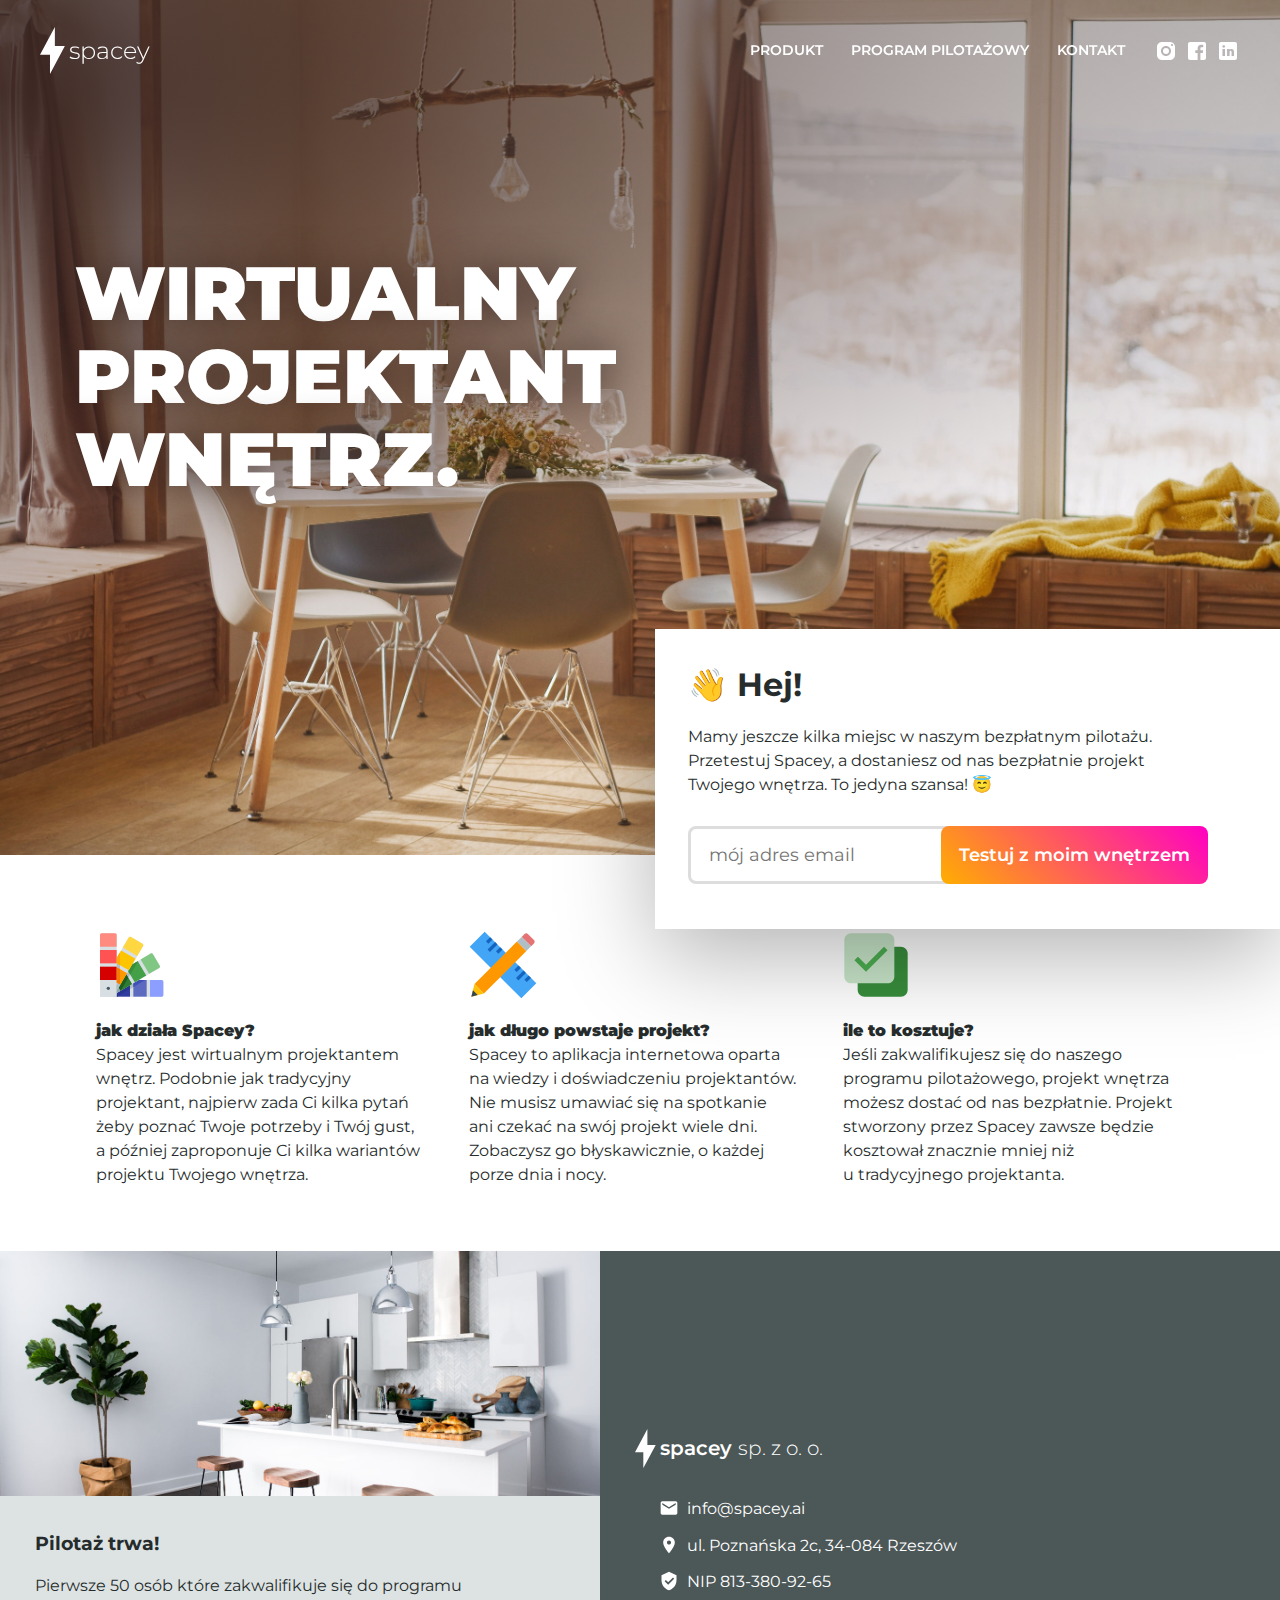
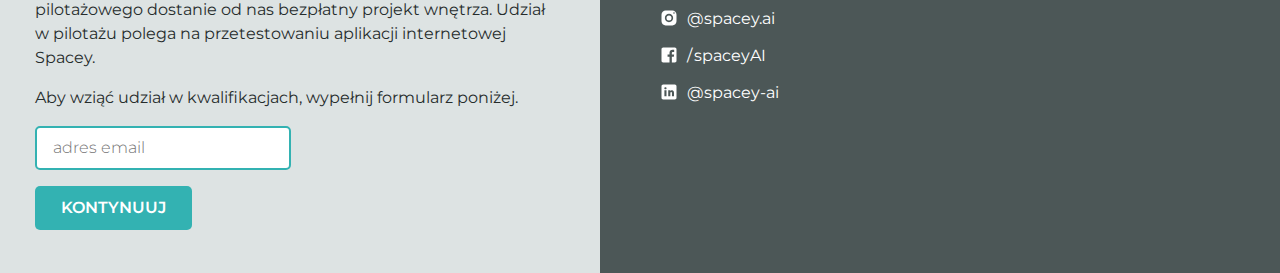
<file: index.html>
<!doctype html>
<html lang="en" dir="ltr">

<head>
    <title>Spacey. Wirtualny projektant wnętrz</title>
    <link href="https://fonts.googleapis.com/css?family=Montserrat:300,900,600" rel="stylesheet">
    <!-- Global site tag (gtag.js) - Google Analytics -->
    <script>
        window.dataLayer = window.dataLayer || [];
        function gtag() { dataLayer.push(arguments); }

        (function() {
            // Add ?dnt to the search string to opt out of GA
            const doNotTrackUrl = /[?&]dnt($|=|&)/.test(window.location.search);
            if (doNotTrackUrl) {
                document.cookie = 'doNotTrack=true; max-age=' + 60*60*24*365*10;
                return;
            }
            const doNotTrackCookie = /(^|;)\s*doNotTrack=/.test(document.cookie)
            if (doNotTrackCookie) {
                return;
            }

            // Don’t track on local
            const isLocalHost =
                /^(?:localhost|(?:\d+\.){3}\d+)(?:\:\d+)?$/
                .test(window.location.host);
            // if (isLocalHost) return;

            const analyticsId = 'UA-132681474-2';
            const analyticsScript = Object.assign(
                document.createElement('script'),
                {
                    src: 'https://www.googletagmanager.com/gtag/js?id=' + analyticsId,
                    async: true,
                }
            );
            document.head.appendChild(analyticsScript);
            gtag('js', new Date());
            gtag('config', analyticsId, {anonymize_ip: true});
        })();
    </script>
    <meta charset="utf-8">
    <meta property="og:title" content="Spacey. Wirtualny projektant wnętrz">
    <meta property="og:description" content="Podobnie jak tradycyjny projektant, Spacey najpierw zada Ci kilka pytań żeby poznać Twoje potrzeby i Twój gust, a później zaproponuje Ci kilka wariantów projektu Twojego wnętrza. Spacey to aplikacja internetowa oparta na wiedzy i doświadczeniu projektantów. Nie musisz umawiać się na spotkanie ani czekać na swój projekt wiele dni. Zobaczysz go błyskawicznie, o każdej porze dnia i nocy. Jeśli zakwalifikujesz się do naszego programu pilotażowego, projekt wnętrza możesz dostać od nas bezpłatnie. Projekt stworzony przez Spacey zawsze będzie kosztował znacznie mniej niż u tradycyjnego projektanta.">
    <meta property="og:image" content="https://spacey.ai/hero.jpg">
    <meta name="twitter:card" content="summary_large_image">
    <meta name="twitter:site" content="@spaceyAI">
    <meta name="twitter:creator" content="@architectcodes">
    <meta name="description" content="Podobnie jak tradycyjny projektant, Spacey najpierw zada Ci kilka pytań żeby poznać Twoje potrzeby i Twój gust, a później zaproponuje Ci kilka wariantów projektu Twojego wnętrza. Spacey to aplikacja internetowa oparta na wiedzy i doświadczeniu projektantów. Nie musisz umawiać się na spotkanie ani czekać na swój projekt wiele dni. Zobaczysz go błyskawicznie, o każdej porze dnia i nocy. Jeśli zakwalifikujesz się do naszego programu pilotażowego, projekt wnętrza możesz dostać od nas bezpłatnie. Projekt stworzony przez Spacey zawsze będzie kosztował znacznie mniej niż u tradycyjnego projektanta.">
    <meta name="viewport" content="width=device-width, initial-scale=1">
    <link rel="stylesheet" href="/style.css">
    <script src="https://polyfill.io/v3/polyfill.min.js?features=Promise"></script>
</head>
<body>
    <header class="header topMenu__spacer">
        <div class="header__backgroundPreview"></div>
        <div class="header__background"></div>

        <h1 class="header__tagline content">Wirtualny<br />projektant<br />wnętrz.</h1>

        <div class="header__callout callout parallax">
            <h1>👋 Hej!</h1>
            <p>Mamy jeszcze kilka miejsc w&nbsp;naszym bezpłatnym pilotażu. Przetestuj Spacey, a&nbsp;dostaniesz od&nbsp;nas bezpłatnie projekt Twojego wnętrza. To jedyna szansa! 😇</p>
            <form action="https://docs.google.com/forms/d/e/1FAIpQLSdycgx0QwDq-HJFxlUzK7ojCS6kKdoX-I9t9FWDu-A48WLaIg/viewform?usp=pp_url" target="_blank" class="cta__form" data-analytics-label="Header form">
                <input class="cta__emailInput" name="entry.1467209122" placeholder="mój adres email">
                <input type="submit" class="cta" value="Testuj z moim wnętrzem">
            </form>
        </div>


        <script>
            (function() {
                const background = document.querySelector('.header__background');
                const finish = function() {
                    background.classList.remove('header__background--hidden');
                };
                const loader = new Image();
                Promise.all([
                    new Promise(function(resolve) {
                        loader.addEventListener('load', resolve)
                    }),
                    new Promise(function(resolve) {
                        setTimeout(resolve, 500)
                    }),
                ]).then(finish);
                loader.src = '/images/header-background.jpg';
                if (!loader.complete) {
                    background.classList.add('header__background--hidden');
                }
            })();
        </script>
    </header>

    <div class="topMenu content__paddingMirror" id="topMenu">
        <div class="content topMenu__content">
            <a class="logo topMenu__logo" href="https://spacey.ai" title="Spacey. Wirtualny projektant wnętrz">
                <svg width="30" height="55" viewBox="0 0 30 55"><path d="M17.347 22.2712H29.0059L11.6588 54.764V32.4924H0L17.347 0V22.2712Z" fill="currentColor"/></svg>
                <span class="logo__wordmark">Spacey</span>
            </a>

            <input type="checkbox" class="topMenu__toggleCheckbox" id="topMenuToggle">
            <label for="topMenuToggle" class="topMenu__openMenu">
                menu
                <svg width="24" height="24" viewBox="0 0 24 24"><path d="M 2 5 L 2 7 L 22 7 L 22 5 L 2 5 z M 2 11 L 2 13 L 22 13 L 22 11 L 2 11 z M 2 17 L 2 19 L 22 19 L 22 17 L 2 17 z" fill="currentColor"/></svg>
            </label>
            <label for="topMenuToggle" class="topMenu__closeMenu">
                <svg width="24" height="24" viewBox="0 0 24 24"><path d="M 4.7070312 3.2929688 L 3.2929688 4.7070312 L 10.585938 12 L 3.2929688 19.292969 L 4.7070312 20.707031 L 12 13.414062 L 19.292969 20.707031 L 20.707031 19.292969 L 13.414062 12 L 20.707031 4.7070312 L 19.292969 3.2929688 L 12 10.585938 L 4.7070312 3.2929688 z" fill="currentColor"/></svg>
            </label>

            <div class="topMenu__spacer"></div>

            <ul class="topMenu__textOptions">
                <li>
                    <a href="#product">Produkt</a>
                </li>
                <li>
                    <a href="#pilot-program">Program pilotażowy</a>
                </li>
                <li>
                    <a href="#contact">Kontakt</a>
                </li>
            </ul>

            <ul class="topMenu__iconOptions">
                <li>
                    <a href="https://www.instagram.com/spacey.ai/" title="Obserwuj nas na Instagramie" target="_blank">
                        <svg width="24" height-"24" viewBox="0 0 24 24"><path d="M 8 3 C 5.239 3 3 5.239 3 8 L 3 16 C 3 18.761 5.239 21 8 21 L 16 21 C 18.761 21 21 18.761 21 16 L 21 8 C 21 5.239 18.761 3 16 3 L 8 3 z M 18 5 C 18.552 5 19 5.448 19 6 C 19 6.552 18.552 7 18 7 C 17.448 7 17 6.552 17 6 C 17 5.448 17.448 5 18 5 z M 12 7 C 14.761 7 17 9.239 17 12 C 17 14.761 14.761 17 12 17 C 9.239 17 7 14.761 7 12 C 7 9.239 9.239 7 12 7 z M 12 9 A 3 3 0 0 0 9 12 A 3 3 0 0 0 12 15 A 3 3 0 0 0 15 12 A 3 3 0 0 0 12 9 z" fill="currentColor"/></svg>
                    </a>
                </li>
                <li>
                    <a href="https://www.facebook.com/spaceyAI/" title="Polub nas na Facebooku" target="_blank">
                        <svg width="24" height="24" viewBox="0 0 24 24"><path d="M19,3H5C3.895,3,3,3.895,3,5v14c0,1.105,0.895,2,2,2h7.621v-6.961h-2.343v-2.725h2.343V9.309 c0-2.324,1.421-3.591,3.495-3.591c0.699-0.002,1.397,0.034,2.092,0.105v2.43h-1.428c-1.13,0-1.35,0.534-1.35,1.322v1.735h2.7 l-0.351,2.725h-2.365V21H19c1.105,0,2-0.895,2-2V5C21,3.895,20.105,3,19,3z" fill="currentColor"/></svg>
                    </a>
                </li>
                <li>
                    <a href="https://www.linkedin.com/company/spacey-ai/" title="Obserwuj nas na LinkedIn" target="_blank">
                        <svg width="24" height="24" viewBox="0 0 24 24"><path d="M19,3H5C3.895,3,3,3.895,3,5v14c0,1.105,0.895,2,2,2h14c1.105,0,2-0.895,2-2V5C21,3.895,20.105,3,19,3z M9,17H6.477v-7H9 V17z M7.694,8.717c-0.771,0-1.286-0.514-1.286-1.2s0.514-1.2,1.371-1.2c0.771,0,1.286,0.514,1.286,1.2S8.551,8.717,7.694,8.717z M18,17h-2.442v-3.826c0-1.058-0.651-1.302-0.895-1.302s-1.058,0.163-1.058,1.302c0,0.163,0,3.826,0,3.826h-2.523v-7h2.523v0.977 C13.93,10.407,14.581,10,15.802,10C17.023,10,18,10.977,18,13.174V17z" fill="currentColor"/></svg>
                    </a>
                </li>
            </ul>
        </div>

        <script>
            (function() {
                const topMenu = document.querySelector('#topMenu');
                const topMenuToggle = document.querySelector('#topMenuToggle');

                // Fade on scroll
                let scrolledDown = false;
                function checkScroll() {
                    topMenu.classList.add('topMenu--scrolledRecently');
                    if (window.scrollY > 0 && !scrolledDown) {
                        topMenu.classList.add('topMenu--scrolledDown');
                        scrolledDown = true;
                    } else if (window.scrollY <= 0 && scrolledDown) {
                        topMenu.classList.remove('topMenu--scrolledDown');
                        scrolledDown = false;
                    }
                }
                checkScroll();
                document.addEventListener('scroll', checkScroll);

                // No animation on mobile menu toggle
                function checkUnfolded() {
                    topMenu.classList.remove('topMenu--scrolledRecently');
                    if (topMenuToggle.checked) {
                        topMenu.classList.add('topMenu--unfolded');
                    } else {
                        topMenu.classList.remove('topMenu--unfolded');
                    }
                }
                checkUnfolded();
                topMenuToggle.addEventListener('change', checkUnfolded);

                // Hide menu after picking an option
                topMenu.addEventListener('click', function(event) {
                    if (event.target.tagName !== 'A') return;
                    topMenuToggle.checked = false;
                    checkUnfolded();
                });

                // Apply JS-dependent styles
                topMenu.classList.add('topMenu--withJs');
            })()
        </script>
    </div>

    <div class="features content topMenu__anchorParent">
        <a id="product" class="topMenu__anchor"></a>
        <div class="features__feature">
            <img src="/images/icons8-paint_palette.svg" alt="">
            <h3>jak działa Spacey?</h3>
            <p>Spacey jest wirtualnym projektantem wnętrz. Podobnie jak tradycyjny projektant, najpierw zada Ci kilka pytań żeby poznać Twoje potrzeby i&nbsp;Twój gust, a&nbsp;później zaproponuje Ci kilka wariantów projektu Twojego wnętrza.</p>
        </div>

        <div class="features__feature">
            <img src="/images/icons8-design.svg" alt="">
            <h3>jak długo powstaje projekt?</h3>
            <p>Spacey to&nbsp;aplikacja internetowa oparta na&nbsp;wiedzy i&nbsp;doświadczeniu projektantów. Nie&nbsp;musisz umawiać się na&nbsp;spotkanie ani&nbsp;czekać na&nbsp;swój projekt wiele dni. Zobaczysz go błyskawicznie, o&nbsp;każdej porze dnia i&nbsp;nocy.</p>
        </div>

        <div class="features__feature">
            <img src="/images/icons8-check_all.svg" alt="">
            <h3>ile to kosztuje?</h3>
            <p>Jeśli zakwalifikujesz się do&nbsp;naszego programu pilotażowego, projekt wnętrza możesz dostać od&nbsp;nas bezpłatnie. Projekt stworzony przez&nbsp;Spacey zawsze będzie kosztował znacznie mniej niż u&nbsp;tradycyjnego projektanta.</p>
        </div>
    </div>

    <footer class="footer">
        <div class="footer__filler footer__filler--image1"></div>
        <section class="footer__section footer__section--light footer__section--pilotProgram">
            <img src="/images/footer-filler-image-1.jpg" width="1300" height="531">
            <div class="footer__sectionContent content content--noMaxWidth topMenu__anchorParent">
                <a id="pilot-program" class="topMenu__anchor"></a>
                <h3>Pilotaż trwa!</h3>
                <p>Pierwsze 50&nbsp;osób które zakwalifikuje&nbsp;się do&nbsp;programu pilotażowego dostanie od&nbsp;nas bezpłatny projekt wnętrza. Udział w&nbsp;pilotażu polega na&nbsp;przetestowaniu aplikacji internetowej Spacey.</p>
                <p>Aby wziąć udział w&nbsp;kwalifikacjach, wypełnij formularz poniżej.</p>
                <form class="form" action="https://docs.google.com/forms/d/e/1FAIpQLSdycgx0QwDq-HJFxlUzK7ojCS6kKdoX-I9t9FWDu-A48WLaIg/viewform?usp=pp_url" target="_blank" data-analytics-label="Footer form">
                    <input type="email" name="entry.1467209122" placeholder="adres email">
                    <input type="submit" value="Kontynuuj">
                </form>
            </div>
        </section>
        <div class="footer__filler footer__filler--image2"></div>
        <section class="footer__section footer__section--dark">
            <div class="footer__sectionContent content content--noMaxWidth">
                <div class="contactDetails topMenu__anchorParent">
                    <a id="contact" class="topMenu__anchor"></a>
                    <div class="logo contactDetails__logo">
                        <svg width="30" height="55" viewBox="0 0 30 55">
                            <path d="M17.347 22.2712H29.0059L11.6588 54.764V32.4924H0L17.347 0V22.2712Z" fill="currentColor" /></svg>
                        <span class="logo__wordmark logo__wordmark--heavy">Spacey</span>
                        <span class="logo__suffix">sp. z o. o.</span>
                    </div>
                    <dl class="contactDetails__details">
                        <a href="mailto:info@spacey.ai">
                            <dt>
                                <svg width="24" height="24" viewBox="0 0 24 24"><title>Adres email</title><path d="M20,4H4C2.895,4,2,4.895,2,6v12c0,1.105,0.895,2,2,2h16c1.105,0,2-0.895,2-2V6C22,4.895,21.105,4,20,4z M20,8l-8,5L4,8V6 l8,5l8-5V8z" fill="currentColor" /></svg>
                            </dt>
                            <dl>info@spacey.ai</dl>
                        </a>
                        <div>
                            <dt>
                                <svg width="24" height="24" viewBox="0 0 24 24"><title>Siedziba</title><path d="M12,2C8.134,2,5,5.134,5,9c0,5,7,13,7,13s7-8,7-13C19,5.134,15.866,2,12,2z M12,11.5c-1.381,0-2.5-1.119-2.5-2.5 c0-1.381,1.119-2.5,2.5-2.5s2.5,1.119,2.5,2.5C14.5,10.381,13.381,11.5,12,11.5z" fill="currentColor" /></svg>
                            </dt>
                            <dl><span class="nowrap">ul. Poznańska 2c,</span> <span class="nowrap">34-084 Rzeszów</span></dl>
                        </div>
                        <div>
                            <dt>
                                <svg width="24" height="24" viewBox="0 0 24 24"><title>Dane KRS</title><path d="M12,1L3,5c0,0,0,4,0,6c0,7.83,6.439,11.486,9,12c2.561-0.514,9-4.17,9-12c0-2,0-6,0-6L12,1z M11,16.414l-4.185-4.185 l1.414-1.414L11,13.586l5.792-5.792l1.414,1.414L11,16.414z" fill="currentColor" /></svg>
                            </dt>
                            <dl class="nowrap">NIP 813-380-92-65</dl>
                        </div>
                        <a href="https://www.instagram.com/spacey.ai/" title="Obserwuj nas na Instagramie" target="_blank">
                            <dt>
                                <svg width="24" height-"24" viewBox="0 0 24 24"><title>Instagram</title><path d="M 8 3 C 5.239 3 3 5.239 3 8 L 3 16 C 3 18.761 5.239 21 8 21 L 16 21 C 18.761 21 21 18.761 21 16 L 21 8 C 21 5.239 18.761 3 16 3 L 8 3 z M 18 5 C 18.552 5 19 5.448 19 6 C 19 6.552 18.552 7 18 7 C 17.448 7 17 6.552 17 6 C 17 5.448 17.448 5 18 5 z M 12 7 C 14.761 7 17 9.239 17 12 C 17 14.761 14.761 17 12 17 C 9.239 17 7 14.761 7 12 C 7 9.239 9.239 7 12 7 z M 12 9 A 3 3 0 0 0 9 12 A 3 3 0 0 0 12 15 A 3 3 0 0 0 15 12 A 3 3 0 0 0 12 9 z" fill="currentColor" /></svg>
                            </dt>
                            <dl>@spacey.ai</dl>
                        </a>
                        <a href="https://www.facebook.com/spaceyAI/" title="Polub nas na Facebooku" target="_blank">
                            <dt>
                                <svg width="24" height="24" viewBox="0 0 24 24"><title>Facebook</title><path d="M19,3H5C3.895,3,3,3.895,3,5v14c0,1.105,0.895,2,2,2h7.621v-6.961h-2.343v-2.725h2.343V9.309 c0-2.324,1.421-3.591,3.495-3.591c0.699-0.002,1.397,0.034,2.092,0.105v2.43h-1.428c-1.13,0-1.35,0.534-1.35,1.322v1.735h2.7 l-0.351,2.725h-2.365V21H19c1.105,0,2-0.895,2-2V5C21,3.895,20.105,3,19,3z" fill="currentColor" /></svg>
                            </dt>
                            <dl>/&thinsp;spaceyAI</dl>
                        </a>
                        <a href="https://www.linkedin.com/company/spacey-ai/" title="Obserwuj nas na LinkedIn" target="_blank">
                            <dt>
                                <svg width="24" height="24" viewBox="0 0 24 24"><title>LinkedIn</title><path d="M19,3H5C3.895,3,3,3.895,3,5v14c0,1.105,0.895,2,2,2h14c1.105,0,2-0.895,2-2V5C21,3.895,20.105,3,19,3z M9,17H6.477v-7H9 V17z M7.694,8.717c-0.771,0-1.286-0.514-1.286-1.2s0.514-1.2,1.371-1.2c0.771,0,1.286,0.514,1.286,1.2S8.551,8.717,7.694,8.717z M18,17h-2.442v-3.826c0-1.058-0.651-1.302-0.895-1.302s-1.058,0.163-1.058,1.302c0,0.163,0,3.826,0,3.826h-2.523v-7h2.523v0.977 C13.93,10.407,14.581,10,15.802,10C17.023,10,18,10.977,18,13.174V17z" fill="currentColor" /></svg>
                            </dt>
                            <dl>@spacey-ai</dl>
                        </a>
                    </dl>
                </div>
            </div>
        </section>
    </footer>

    <script>
        (function () {
            // Form submit analytics
            document.querySelectorAll('form').forEach(function(form) {
                form.addEventListener('submit', function(event) {
                    gtag('event', 'Submit', {
                        event_category: 'Forms',
                        event_label: event.target.getAttribute('data-analytics-label'),
                    });
                });
            })

            // Parallax scrolling
           const parallax = document.querySelectorAll('.parallax');
           function updateScroll() {
               parallax.forEach(function(element) {
                   element.style.top = Math.min(-window.scrollY / 5) + 'px';
               });
           };
           updateScroll
           document.addEventListener('scroll', updateScroll);
        })()
    </script>
</body>
</html>
</file>
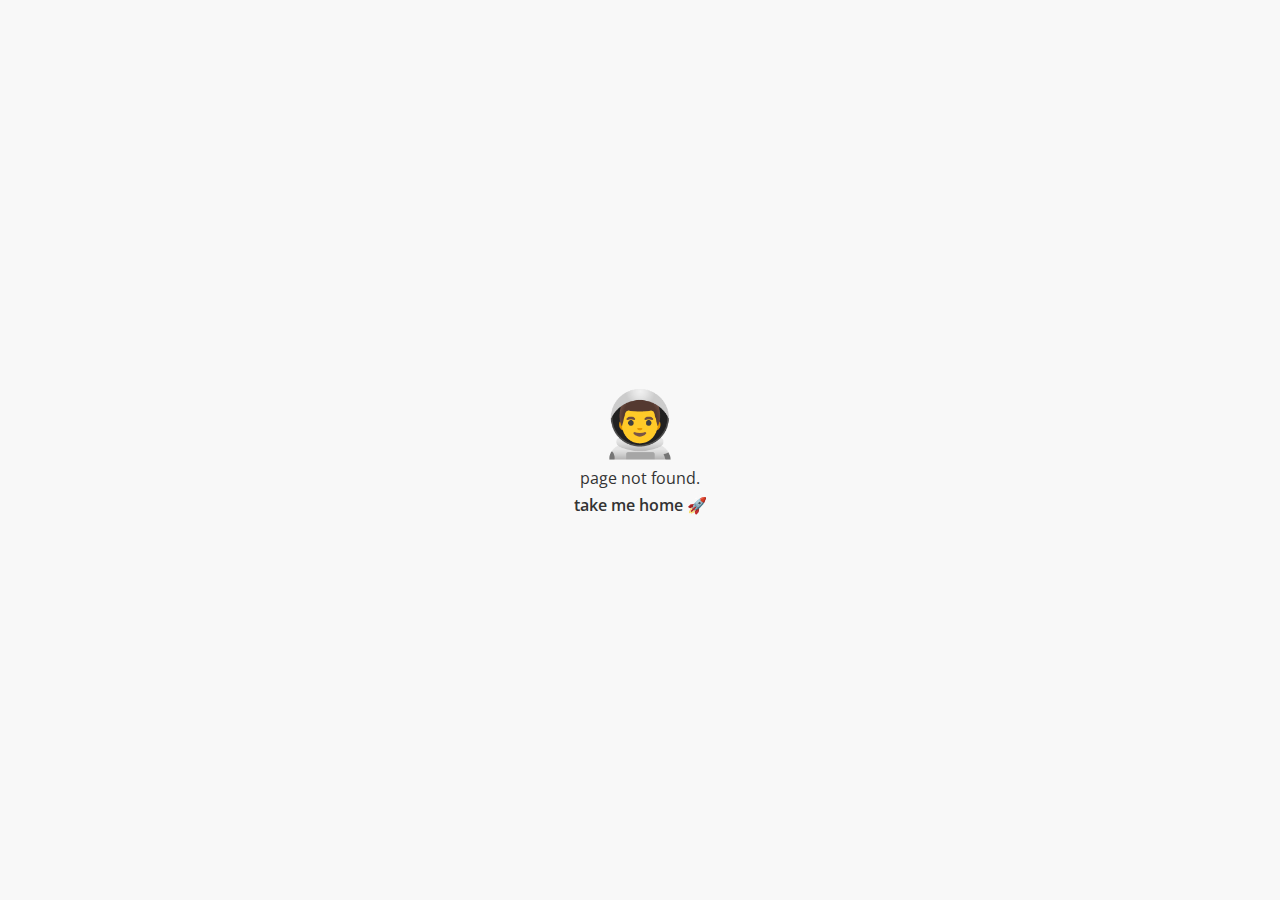
<file: customize/p4oWJcZX8o/index.html>
<!DOCTYPE html>

<head>
  <link href="https://fonts.googleapis.com/css?family=Open+Sans:300,600|Open+Sans+Condensed:700" rel="stylesheet">
  <script>
    if (/^localhost/.test(window.location.host)) {
      document.head.appendChild(
        Object.assign(document.createElement('script'), {
          src: '//localhost:35729/livereload.js?snipver=1',
          async: true,
          defer: true,
        }),
      );
    }
  </script>
</head>

<body>
  <script src="bundle.js"></script>
  <script>
    (() => {
      const app = Elm.Main.init({flags: {
        viewport: {
          width: document.documentElement.clientWidth,
          height: document.documentElement.clientHeight,
        },
        seed: crypto.getRandomValues(new Uint32Array(1))[0],
      }});

      const ifcContentReadyCallbacks = [];
      app.ports.ifcContentReady.subscribe(content => {
        let callback;
        while (callback = ifcContentReadyCallbacks.pop()) {
          callback(content);
        }
      });
      const saveIfc = () => new Promise(resolve => {
        ifcContentReadyCallbacks.push(ifcContent => {
          const anchor = document.createElement('a');
          anchor.download = "spacey.ifc";
          anchor.href = window.URL.createObjectURL(
            new Blob([ifcContent], {type: 'text/plain'})
          );
          anchor.dataset.downloadurl = ['text/plain', anchor.download, anchor.href].join(':');
          anchor.click();
          resolve();
        });
        app.ports.requestIfc.send(null);
      });

      window.saveIfc = saveIfc;
    })()
  </script>
</body>
</file>
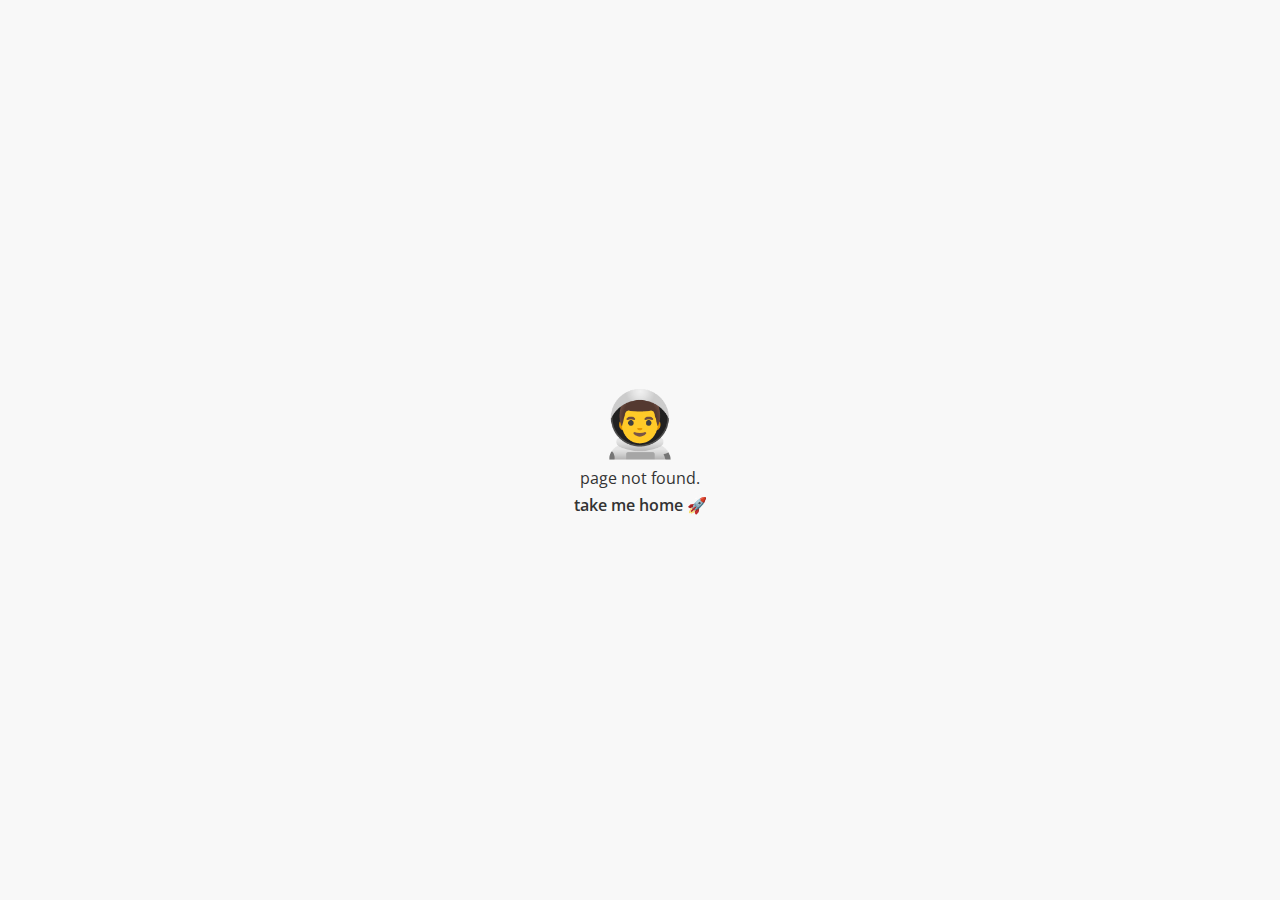
<file: customize/rtck-loft/index.html>
<!DOCTYPE html>

<head>
  <link href="https://fonts.googleapis.com/css?family=Open+Sans:300,600|Open+Sans+Condensed:700" rel="stylesheet">
</head>

<body>
  <script src="bundle.js"></script>
  <script>
    (() => {
      const app = Elm.Main.init({flags: {
        viewport: {
          width: document.documentElement.clientWidth,
          height: document.documentElement.clientHeight,
        },
        seed: crypto.getRandomValues(new Uint32Array(1))[0],
      }});

      const ifcContentReadyCallbacks = [];
      app.ports.ifcContentReady.subscribe(content => {
        let callback;
        while (callback = ifcContentReadyCallbacks.pop()) {
          callback(content);
        }
      });
      const saveIfc = () => new Promise(resolve => {
        ifcContentReadyCallbacks.push(ifcContent => {
          const anchor = document.createElement('a');
          anchor.download = "spacey.ifc";
          anchor.href = window.URL.createObjectURL(
            new Blob([ifcContent], {type: 'text/plain'})
          );
          anchor.dataset.downloadurl = ['text/plain', anchor.download, anchor.href].join(':');
          anchor.click();
          resolve();
        });
        app.ports.requestIfc.send(null);
      });

      window.saveIfc = saveIfc;
    })()
  </script>
</body>
</file>
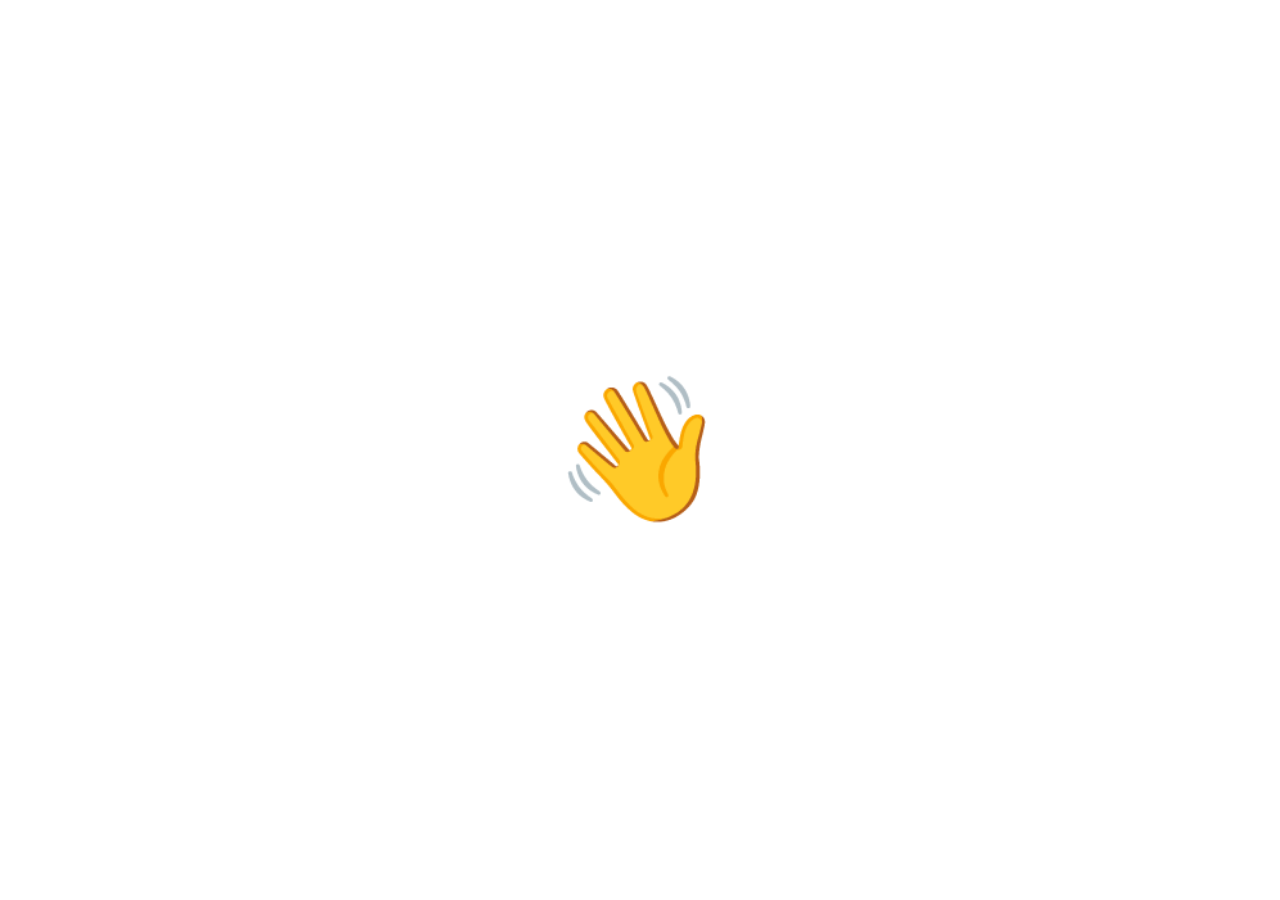
<file: team/tomek/index.html>
<!doctype html>
<meta name="viewport" content="width=device-width">
<style>
  html, body {
    height: 100%;
  }
  
  * {
    margin: 0;
  }
    
  body {
    display: flex;
    align-items: center;
    justify-content: center;
  }
  
  p {
    font-size: calc(12px + 10vw);
  }
</style>
<p>👋</p>
</file>
<file: style.css>
*, *::after, *::before {
    box-sizing: border-box;
    margin: 0;
    padding: 0;
}

:not(br) {
    line-height: 1.5;
}

a {
    text-decoration: none;
}

html, body {
    height: 100%;
}

html {
    font-family: Montserrat, sans-serif;
    color: #262C2C;
}

:focus {
    box-shadow: 0 0 0 4px rgba(74, 213, 213, 0.44);
    outline: none;
}


/* CONTENT */

.content {
    max-width: 1200px;
    width: 100%;
    margin: 0 auto;
}

.content,
.content__paddingMirror {
    padding-left: calc(2vw + 1vh);
    padding-right: calc(2vw + 1vh);
}

.content--noMaxWidth {
    max-width: none
}


/* HEADER */

.header {
    position: relative;
    min-height: 95%;
    background-image: radial-gradient(ellipse 120vw 70vh at 0 10vh,
        rgba(58, 37, 33, 0.9),
        rgba(58, 37, 33, 0));
    display: flex;
    flex-direction: column;
    justify-content: center;
    align-items: flex-start;
    padding-top: calc(2vw + 1vh);
    padding-bottom: calc(2vw + 1vh);
}

.header__backgroundPreview,
.header__background {
    position: absolute;
    top: 0;
    right: 0;
    bottom: 0;
    left: 0;
    z-index: -1;
}

.header__backgroundPreview,
.header__background {
    background-size: cover;
    background-position: center center;
    background-repeat: no-repeat;
}

.header__backgroundPreview {
    background-image: url([data-uri]);
}

.header__background {
    background-image: url(/images/header-background.jpg);
    transition: opacity ease-in-out 1s;
}

.header__background--hidden {
    opacity: 0;
}

.header__tagline {
    font-size: 1em;
    text-shadow: 0 0 0.5em rgba(58, 37, 33, 0.8);
    line-height: 1.1;
    font-weight: 900;
    text-transform: uppercase;
    color: white;
    font-size: calc(3vw + 3vh + 10px);
    margin-top: auto;
    margin-bottom: auto;
    padding-top: calc(55/28 * 24px + 2 * 3vh); /* top menu height */
    padding-bottom: calc(55/28 * 24px + 2 * 3vh); /* top menu height */
    flex: 0;
}

.header__callout {
    align-self: flex-end;
    width: 90vw;
    margin-bottom: calc(-5vh - 5vw);
    margin-top: -10vh;
    float: right;
    padding: 5vw;
    background: white;
    box-shadow: 0 3vh 10vh rgba(0, 0, 0, 0.3);
}

@media screen and (min-width: 650px) and (max-width: 1199px) {
    .header__callout {
        width: 585px;
        padding: 32.5px;
    }
}

@media screen and (min-width: 1200px) {
    .header__callout {
        width: calc(50vw - 15px);
        padding: 32.5px;
        padding-right: calc(50vw - 600px + 32.5px);
    }
}

.header__callout p {
    margin: 1em 0;
}


/* TOP MENU */

.topMenu {
    top: 0;
    left: 0;
    right: 0;
    font-size: 14px;
    text-transform: uppercase;
    font-weight: 600;
    display: flex;
}

.topMenu:not(.topMenu--withJs) {
    position: absolute;
}

.topMenu--withJs {
    position: fixed;
}

.topMenu--scrolledRecently {
    transition: none .2s ease-in-out;
    transition-property: color, background-color, box-shadow;
}

.topMenu:not(.topMenu--scrolledDown):not(.topMenu--unfolded) {
    color: white;
}

.topMenu--scrolledDown,
.topMenu--unfolded {
    background: white;
    box-shadow: 0 2px 3vh rgba(0, 0, 0, 0.2);
}

.topMenu__logo {
    font-size: 24px;
}

.topMenu__content,
.topMenu__closeMenu,
.topMenu__openMenu {
    padding: 3vh 0;
    box-sizing: content-box;
    min-height: 47px;
}

.topMenu__content {
    position: relative;
}

.topMenu__textOptions,
.topMenu__iconOptions {
    list-style: none;
}

.topMenu__toggleCheckbox {
    position: absolute;
    top: -999999px;
}

.topMenu__openMenu,
.topMenu__closeMenu {
    position: absolute;
    top: 0;
    right: 0;
    display: flex;
    align-items: center;
}

.topMenu__openMenu svg {
    margin-left: 0.8em;
    margin-bottom: 0.1em;
}

.topMenu label {
    cursor: pointer;
    user-select: none;
}

.topMenu a {
    color: inherit;
}

.topMenu a:hover,
.topMenu label:hover {
    opacity: 0.7;
}

.topMenu a:active,
.topMenu li:active {
    opacity: 0.4;
}

.topMenu__textOptions {
    margin: 1em 0;
}

.topMenu__textOptions li {
    margin-right: 1em;
}

.topMenu__textOptions a {
    display: block;
    padding: 0.5em;
}

.topMenu__textOptions li:last-child a {
    margin-right: -0.5em;
}

.topMenu__iconOptions {
    display: flex;
    align-items: center;
}

.topMenu__iconOptions li {
    margin-left: 0.1em;
}

.topMenu__iconOptions li {
    display: block;
}

.topMenu__iconOptions a {
    display: block;
    padding: 0.2em;
}

.topMenu__iconOptions li:last-child a {
    margin-right: -0.2em;
}

.topMenu svg {
    display: block;
}

@media screen and (max-width: 719px) {
    .topMenu__toggleCheckbox:checked~.topMenu__openMenu,
    .topMenu__toggleCheckbox:not(:checked)~.topMenu__closeMenu,
    .topMenu__toggleCheckbox:not(:checked)~.topMenu__textOptions,
    .topMenu__toggleCheckbox:not(:checked)~.topMenu__iconOptions {
        display: none;
    }
}

@media screen and (min-width: 720px) {
    .topMenu__content {
        display: flex;
        flex-direction: row;
        justify-content: space-between;
        align-items: center;
    }

    .topMenu__spacer {
        flex-grow: 1;
    }

    .topMenu__textOptions,
    .topMenu__iconOptions {
        display: flex;
        align-items: center;
    }

    .topMenu__textOptions {
        margin: 0 0.8em;
    }

    .topMenu__openMenu,
    .topMenu__closeMenu {
        display: none;
    }
}


/* LOGO */

.logo {
    display: flex;
    align-items: center;
    text-transform: lowercase;
    font-weight: 300;
    white-space: nowrap;
}

.logo__wordmark {
    padding-left: calc(4/28 * 1em);
}

.logo__wordmark--heavy {
    font-weight: 600;
    padding-left: calc(6/28 * 1em);
}

.logo__suffix {
    padding-left: 0.3em;
}

.logo svg {
    height: calc(55/28 * 1em);
    width: auto;
}


/* PARALLAX */

.parallax {
    position: relative;
}


/* CTA */

.cta {
    background: linear-gradient(45deg, #ffae00, #ff00c3);
    font-weight: 600;
    color: white;
    display: block;
    border: none;
    animation: cta__wiggle 5s infinite;
    cursor: pointer;
}

.cta,
.cta__emailInput {
    margin: 1vw auto 1vw;
    font-family: inherit;
    font-size: inherit;
    padding: 0.7em 1em;
    border-radius: 8px;
}

.cta:hover,
.cta:focus {
    animation: none;
    transform: scale(1.02);
}

.cta:hover {
    box-shadow: 0 0.5em 1em rgba(0, 0, 0, 0.2);
}

.cta:focus {
    box-shadow:
        0 0 0 100vw rgba(255, 255, 255, 0.15) inset,
        0 0.5em 1em rgba(0, 0, 0, 0.2);
    outline: none;
}

.cta:active {
    box-shadow:
        0 0 100vw rgba(0, 0, 0, 0.1) inset,
        0 0.5em 1em rgba(0, 0, 0, 0.2);
}

.cta__form {
    display: flex;
}

.cta__emailInput {
    display: none;
    flex-grow: 1;
    margin-right: -100px;
    border: 3px solid #ddd;
}

.cta__emailInput:focus {
    outline: none;
    border-color: #ffae00;
}

@media screen and (min-width: 350px) {
    .cta__form {
        font-size: calc(18/16 * 1rem);
    }
}

@media screen and (min-width: 660px) {
    .cta__emailInput {
        display: block;
    }
}

@keyframes cta__wiggle {
    0% {
        transform: none;
        box-shadow: 0 0 0 transparent;
    }

    78% {
        transform: none;
        box-shadow: 0 0 0 transparent;
    }

    80% {
        transform: translateX(3px) rotate(2deg) scale(1.020);
        box-shadow: 0 0.5em 1em rgba(0, 0, 0, 0.2);
    }

    82% {
        transform: translateX(-3px) rotate(-2deg) scale(1.018)
    }

    84% {
        transform: translateX(3px) rotate(2deg) scale(1.016)
    }

    86% {
        transform: translateX(-3px) rotate(-2deg) scale(1.014)
    }

    88% {
        transform: translateX(2px) rotate(1deg) scale(1.012)
    }

    90% {
        transform: translateX(-2px) rotate(-1deg) scale(1.010)
    }

    92% {
        transform: translateX(2px) rotate(1deg) scale(1.008)
    }

    94% {
        transform: translateX(-2px) rotate(-1deg) scale(1.006)
    }

    96% {
        transform: translateX(1px) rotate(0.5deg) scale(1.004)
    }

    98% {
        transform: translateX(-1px) rotate(-0.5deg) scale(1.002)
    }
}


/* FEATURES */

.features {
    margin-bottom: 3em;
    display: flex;
    flex-direction: column;
    align-items: center;
    justify-content: center;
}

.features__feature {
    margin: 3em 0 0;
    width: 100%;
    max-width: 60ch;
}

.features__feature img {
    width: 5em;
    height: auto;
    margin: 0.4em -0.4em;
}

.features__feature h3 {
    font-size: 1em;
    font-weight: 900;
}

@media screen and (min-width: 992px) {
    .features {
        flex-direction: row;
        flex-wrap: wrap;
        align-items: flex-start;
    }

    .features__feature {
        padding: 1em;
        width: 33%;
        max-width: 40ch;
    }
}


/* FOOTER */

.footer p {
    margin: 1em 0;
}

.footer__section {
    display: flex;
    flex-direction: column;
    justify-content: center;
}

.footer__section > img {
    width: 100%;
    height: auto;
}

.footer__section--pilotProgram {
    max-width: 600px;
}

.footer__section--light {
    background: #dde3e3;
}

.footer__section--dark {
    background: #4C5757;
    color: white;
}

.footer__sectionContent {
    padding-top: calc(2vw + 1vh);
    padding-bottom: calc(2vw + 1vh);
}

@media screen and (min-width: 9999px) {
    .footer {
        display: flex;
    }
}

@media screen and (min-width: 550px) {
    .footer {
        display: flex;
    }

    .footer__section {
        width: 50%;
        flex-grow: 1;
    }
}

@media screen and (min-width: 1400px) {
    .footer__section {
        width: auto;
    }

    .footer__section--pilotProgram {
        flex-grow: 50;
    }

    .footer__filler {
        width: 50%;
        background-position: center center;
        background-size: cover;
        flex-grow: 20;
    }

    .footer__filler--image1 {
        background-image: url(/images/footer-filler-image-1.jpg);
    }

    .footer__filler--image2 {
        background-image:
            linear-gradient(to right, rgba(0, 0, 0, 0.2), rgba(0, 0, 0, 0)),
            url(/images/footer-filler-image-2.jpg);
    }

    .footer__section > img {
        display: none;
    }
}


/* FORM */

.form input {
    display: block;
    font: inherit;
    font-weight: 300;
    padding: 0.5em 1em;
    margin: 1em 0 0.5em;
    border-radius: 5px;
    border: 2px solid #33B2B2;
}

.form input:hover {
    border-color: #31C5C5;
}

.form input:active {
    border-color: #2d9191;
}

.form input[type=submit] {
    font-weight: 600;
    background: #33B2B2;
    border: 2px solid transparent;
    color: white;
    text-transform: uppercase;
    padding: 0.5em 1.5em;
    cursor: pointer;
}

.form input[type=submit]:hover {
    background-color: #31C5C5;
}

.form input[type=submit]:active {
    background-color: #2d9191;
}

.form label {
    font-weight: 600;
    margin-bottom: 0;
}


/* CONTACT DETAILS */

.contactDetails {
    display: flex;
    flex-flow: column;
    padding: 0.5rem 0;
    justify-content: center;
}

.contactDetails > * {
    margin: 0.5rem 0;
}

.contactDetails a {
    color: inherit;
}

.contactDetails a:hover {
    opacity: 0.8;
}

.contactDetails__logo {
    font-size: calc(20/16 * 1rem);
}

.contactDetails__details {
    padding: 0.4em 0 0 calc(24/16 * 1rem);
    display: flex;
    flex-flow: column;
}

.contactDetails__details > * {
    display: flex;
    margin: 0.4em 0;
    align-items: center;
}

.contactDetails__details dt {
    margin-right: 0.5em;
}

.contactDetails__details dt svg {
    width: 20px;
    height: auto;
    margin-bottom: -4px;
}


/* UTILS */

.nowrap {
    white-space: nowrap;
}
</file>
